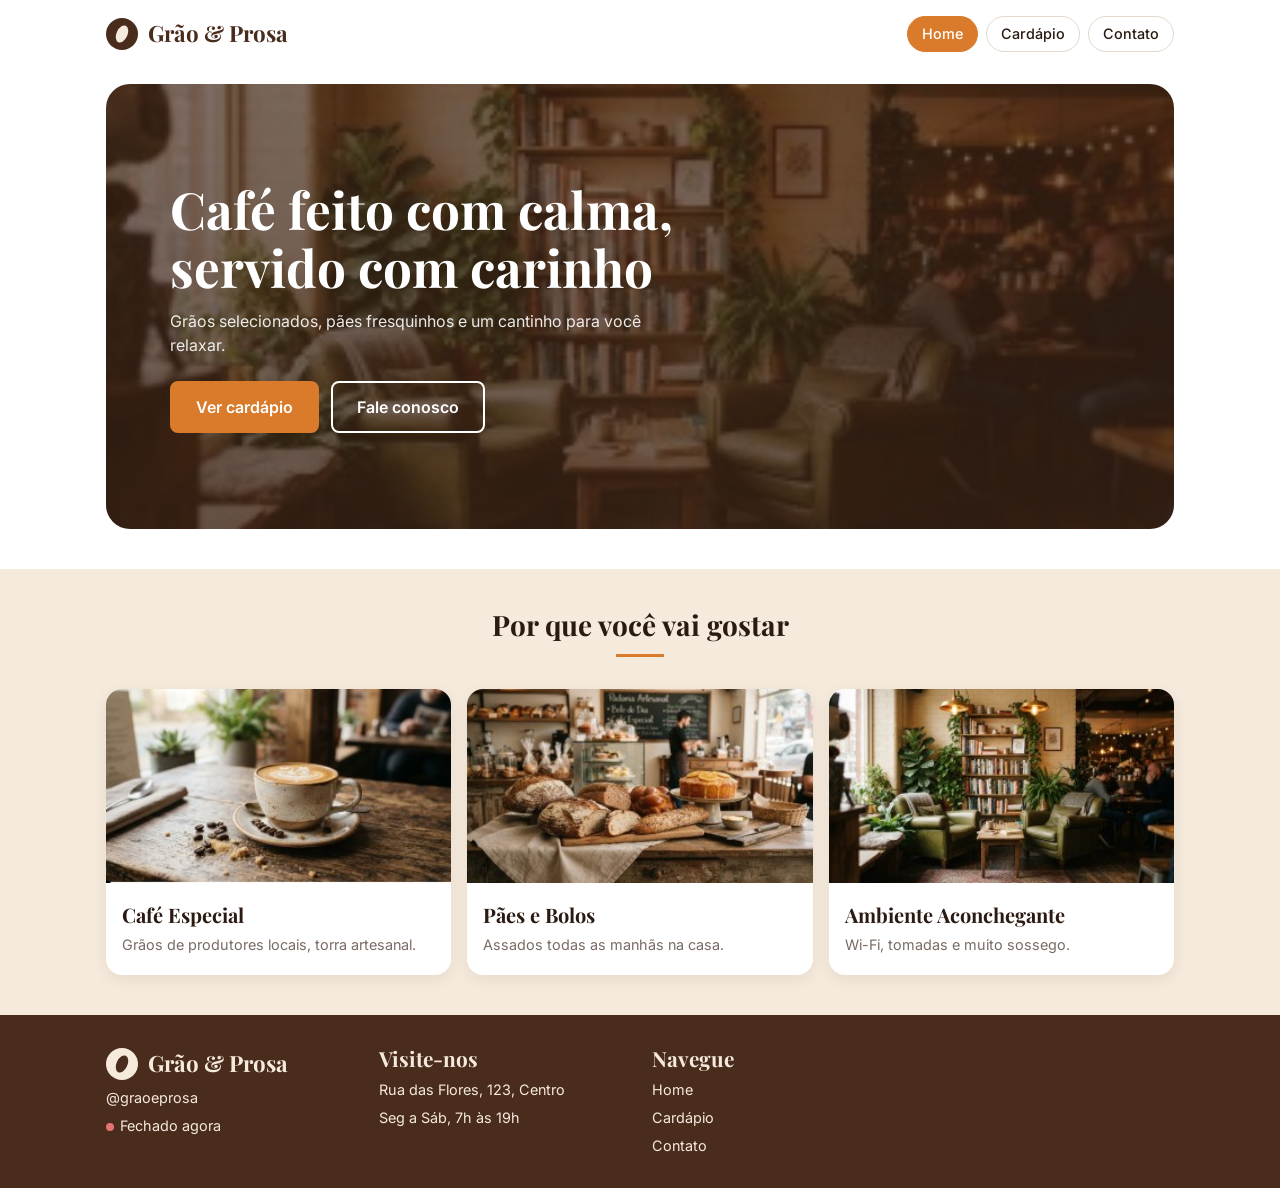
<file: index.html>
<!DOCTYPE html>
<html lang="pt-BR">
<head>
  <meta charset="UTF-8">
  <meta name="viewport" content="width=device-width, initial-scale=1.0">
  <title>Grão &amp; Prosa | Cafeteria</title>
  <meta name="description" content="Grão & Prosa: café especial, pães fresquinhos e um cantinho para você relaxar.">
  <link rel="icon" href="img/logo.svg" type="image/svg+xml">
  <!-- Fontes do Figma: Playfair Display (títulos) e Inter (textos) -->
  <link rel="preconnect" href="https://fonts.googleapis.com">
  <link rel="preconnect" href="https://fonts.gstatic.com" crossorigin>
  <link href="https://fonts.googleapis.com/css2?family=Inter:wght@400;500;600&family=Playfair+Display:wght@600;700&display=swap" rel="stylesheet">
  <link rel="stylesheet" href="css/style.css">
</head>
<body>

  <!-- ===== CABEÇALHO ===== -->
  <header class="cabecalho">
    <div class="container cabecalho__topo">
      <a href="index.html" class="logo">
        <img src="img/logo.svg" alt="" width="32" height="32">
        <span>Grão &amp; Prosa</span>
      </a>
      <button class="menu-botao" id="menuBotao" aria-label="Abrir menu" aria-expanded="false" aria-controls="menu">
        <span></span><span></span><span></span>
      </button>
    </div>
    <nav class="container menu" id="menu" aria-label="Menu principal">
      <a href="index.html" class="menu__link ativo">Home</a>
      <a href="cardapio.html" class="menu__link">Cardápio</a>
      <a href="contato.html" class="menu__link">Contato</a>
    </nav>
  </header>

  <main>
    <!-- ===== DESTAQUE (HERO) ===== -->
    <section class="container">
      <div class="hero">
        <h1>Café feito com calma, servido com carinho</h1>
        <p>Grãos selecionados, pães fresquinhos e um cantinho para você relaxar.</p>
        <div class="hero__botoes">
          <a href="cardapio.html" class="botao">Ver cardápio</a>
          <a href="contato.html" class="botao botao--contorno">Fale conosco</a>
        </div>
      </div>
    </section>

    <!-- ===== DIFERENCIAIS ===== -->
    <section class="faixa-bege secao">
      <div class="container">
        <h2 class="titulo-secao">Por que você vai gostar</h2>
        <div class="grade">
          <article class="card">
            <img src="img/cafe-especial.jpg" alt="Xícara de cappuccino com arte no leite sobre mesa de madeira">
            <div class="card__corpo">
              <h3>Café Especial</h3>
              <p>Grãos de produtores locais, torra artesanal.</p>
            </div>
          </article>
          <article class="card">
            <img src="img/paes-bolos.jpg" alt="Balcão de padaria com pães e bolos caseiros">
            <div class="card__corpo">
              <h3>Pães e Bolos</h3>
              <p>Assados todas as manhãs na casa.</p>
            </div>
          </article>
          <article class="card">
            <img src="img/ambiente.jpg" alt="Salão da cafeteria com poltronas, plantas e estante de livros">
            <div class="card__corpo">
              <h3>Ambiente Aconchegante</h3>
              <p>Wi-Fi, tomadas e muito sossego.</p>
            </div>
          </article>
        </div>
      </div>
    </section>
  </main>

  <!-- ===== RODAPÉ ===== -->
  <footer class="rodape">
    <div class="container rodape__grade">
      <div>
        <a href="index.html" class="logo logo--claro">
          <img src="img/logo-claro.svg" alt="" width="32" height="32">
          <span>Grão &amp; Prosa</span>
        </a>
        <p>@graoeprosa</p>
        <p class="status" id="status">Verificando horário...</p>
      </div>
      <div>
        <h2>Visite-nos</h2>
        <address>
          <p>Rua das Flores, 123, Centro</p>
          <p>Seg a Sáb, 7h às 19h</p>
        </address>
      </div>
      <div>
        <h2>Navegue</h2>
        <ul>
          <li><a href="index.html">Home</a></li>
          <li><a href="cardapio.html">Cardápio</a></li>
          <li><a href="contato.html">Contato</a></li>
        </ul>
      </div>
    </div>
  </footer>

  <script src="js/script.js"></script>
</body>
</html>
</file>
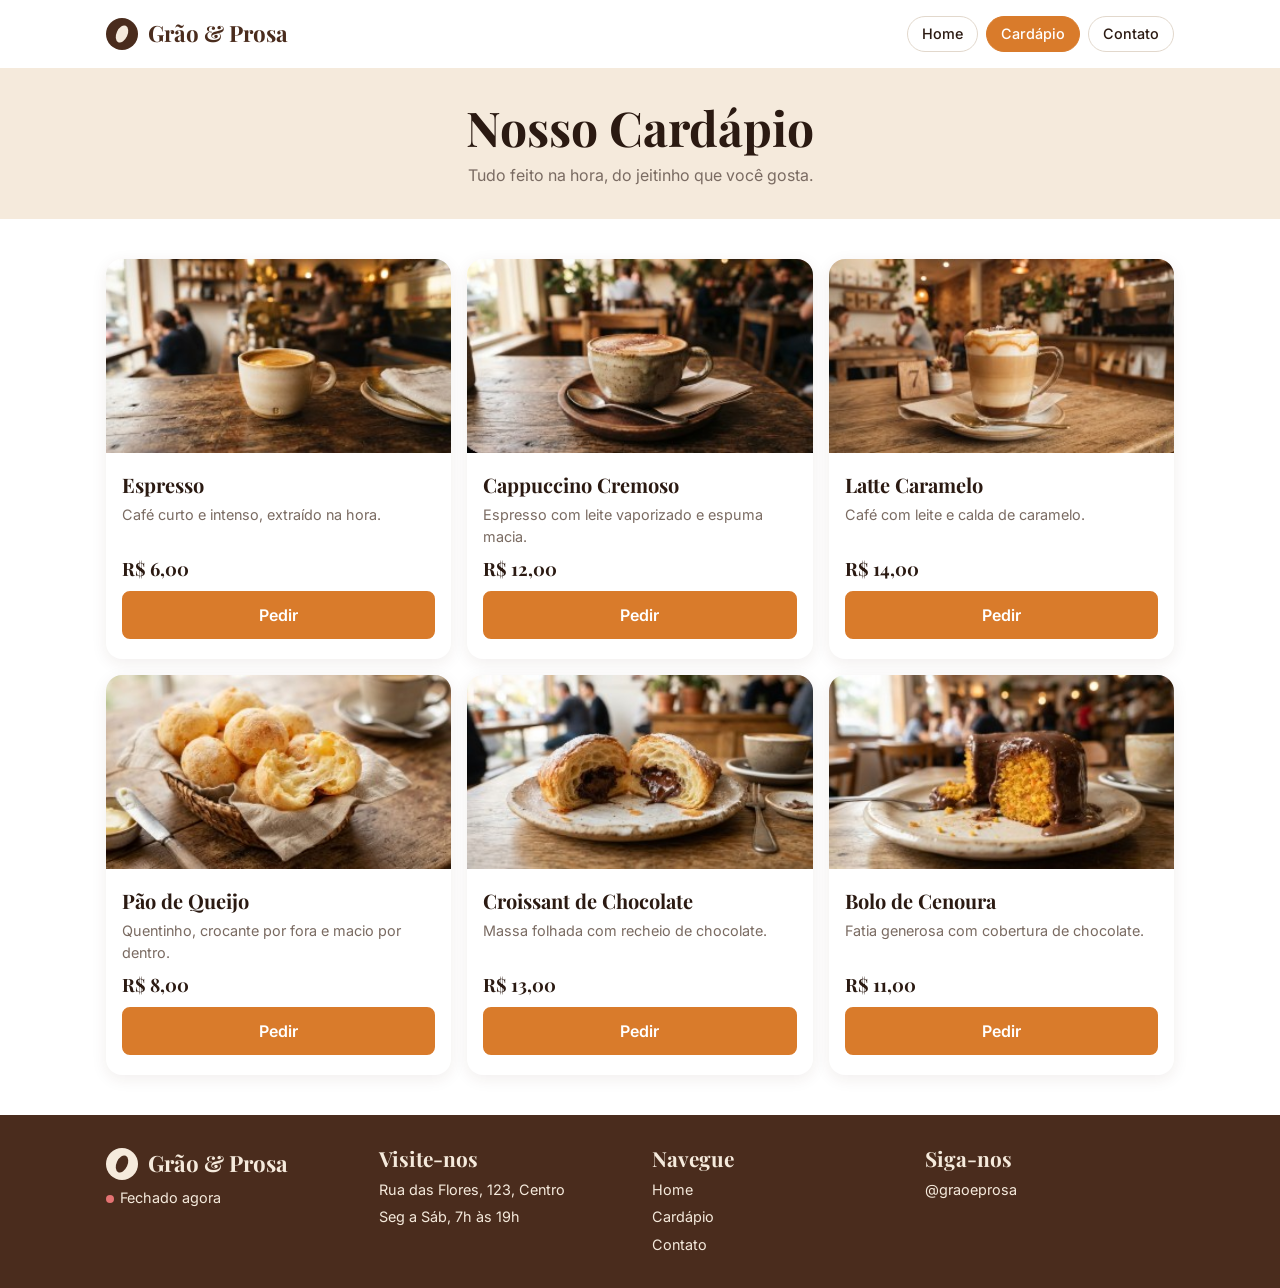
<file: cardapio.html>
<!DOCTYPE html>
<html lang="pt-BR">
<head>
  <meta charset="UTF-8">
  <meta name="viewport" content="width=device-width, initial-scale=1.0">
  <title>Cardápio | Grão &amp; Prosa</title>
  <meta name="description" content="Cardápio da Grão & Prosa: cafés, pães e bolos feitos na hora.">
  <link rel="icon" href="img/logo.svg" type="image/svg+xml">
  <link rel="preconnect" href="https://fonts.googleapis.com">
  <link rel="preconnect" href="https://fonts.gstatic.com" crossorigin>
  <link href="https://fonts.googleapis.com/css2?family=Inter:wght@400;500;600&family=Playfair+Display:wght@600;700&display=swap" rel="stylesheet">
  <link rel="stylesheet" href="css/style.css">
</head>
<body>

  <header class="cabecalho">
    <div class="container cabecalho__topo">
      <a href="index.html" class="logo">
        <img src="img/logo.svg" alt="" width="32" height="32">
        <span>Grão &amp; Prosa</span>
      </a>
      <button class="menu-botao" id="menuBotao" aria-label="Abrir menu" aria-expanded="false" aria-controls="menu">
        <span></span><span></span><span></span>
      </button>
    </div>
    <nav class="container menu" id="menu" aria-label="Menu principal">
      <a href="index.html" class="menu__link">Home</a>
      <a href="cardapio.html" class="menu__link ativo">Cardápio</a>
      <a href="contato.html" class="menu__link">Contato</a>
    </nav>
  </header>

  <main>
    <section class="faixa-titulo">
      <h1>Nosso Cardápio</h1>
      <p>Tudo feito na hora, do jeitinho que você gosta.</p>
    </section>

    <section class="secao" aria-label="Produtos">
      <div class="container grade">
        <!-- Cada produto guarda nome e preço em atributos data-* para o JavaScript ler -->
        <article class="card produto" data-nome="Espresso" data-preco="6">
          <img src="img/espresso.jpg" alt="Xícara de espresso sobre balcão de madeira">
          <div class="card__corpo">
            <h3>Espresso</h3>
            <p>Café curto e intenso, extraído na hora.</p>
            <p class="preco">R$ 6,00</p>
            <button class="botao botao--largo botao-pedir">Pedir</button>
          </div>
        </article>

        <article class="card produto" data-nome="Cappuccino Cremoso" data-preco="12">
          <img src="img/cappuccino.jpg" alt="Cappuccino com espuma e canela em xícara de cerâmica">
          <div class="card__corpo">
            <h3>Cappuccino Cremoso</h3>
            <p>Espresso com leite vaporizado e espuma macia.</p>
            <p class="preco">R$ 12,00</p>
            <button class="botao botao--largo botao-pedir">Pedir</button>
          </div>
        </article>

        <article class="card produto" data-nome="Latte Caramelo" data-preco="14">
          <img src="img/latte.jpg" alt="Latte com calda de caramelo em copo de vidro">
          <div class="card__corpo">
            <h3>Latte Caramelo</h3>
            <p>Café com leite e calda de caramelo.</p>
            <p class="preco">R$ 14,00</p>
            <button class="botao botao--largo botao-pedir">Pedir</button>
          </div>
        </article>

        <article class="card produto" data-nome="Pão de Queijo" data-preco="8">
          <img src="img/pao-de-queijo.jpg" alt="Cesta com pães de queijo quentinhos">
          <div class="card__corpo">
            <h3>Pão de Queijo</h3>
            <p>Quentinho, crocante por fora e macio por dentro.</p>
            <p class="preco">R$ 8,00</p>
            <button class="botao botao--largo botao-pedir">Pedir</button>
          </div>
        </article>

        <article class="card produto" data-nome="Croissant de Chocolate" data-preco="13">
          <img src="img/croissant.jpg" alt="Croissant cortado ao meio com recheio de chocolate">
          <div class="card__corpo">
            <h3>Croissant de Chocolate</h3>
            <p>Massa folhada com recheio de chocolate.</p>
            <p class="preco">R$ 13,00</p>
            <button class="botao botao--largo botao-pedir">Pedir</button>
          </div>
        </article>

        <article class="card produto" data-nome="Bolo de Cenoura" data-preco="11">
          <img src="img/bolo-cenoura.jpg" alt="Fatia de bolo de cenoura com cobertura de chocolate">
          <div class="card__corpo">
            <h3>Bolo de Cenoura</h3>
            <p>Fatia generosa com cobertura de chocolate.</p>
            <p class="preco">R$ 11,00</p>
            <button class="botao botao--largo botao-pedir">Pedir</button>
          </div>
        </article>
      </div>
    </section>

    <!-- Resumo do pedido: começa escondido e o JavaScript mostra quando o cliente pede algo -->
    <aside class="pedido" id="pedido" hidden aria-live="polite">
      <div>
        <strong>Seu pedido</strong>
        <p id="pedidoResumo">0 itens</p>
      </div>
      <div class="pedido__acoes">
        <span class="pedido__total" id="pedidoTotal">R$ 0,00</span>
        <button class="pedido__limpar" id="pedidoLimpar">Limpar</button>
      </div>
    </aside>
  </main>

  <footer class="rodape">
    <div class="container rodape__grade">
      <div>
        <a href="index.html" class="logo logo--claro">
          <img src="img/logo-claro.svg" alt="" width="32" height="32">
          <span>Grão &amp; Prosa</span>
        </a>
        <p class="status" id="status">Verificando horário...</p>
      </div>
      <div>
        <h2>Visite-nos</h2>
        <address>
          <p>Rua das Flores, 123, Centro</p>
          <p>Seg a Sáb, 7h às 19h</p>
        </address>
      </div>
      <div>
        <h2>Navegue</h2>
        <ul>
          <li><a href="index.html">Home</a></li>
          <li><a href="cardapio.html">Cardápio</a></li>
          <li><a href="contato.html">Contato</a></li>
        </ul>
      </div>
      <div>
        <h2>Siga-nos</h2>
        <p>@graoeprosa</p>
      </div>
    </div>
  </footer>

  <!-- Mensagem rápida ("toast") que aparece ao clicar em Pedir ou enviar o formulário -->
  <div class="aviso" id="aviso" role="status"></div>

  <script src="js/script.js"></script>
</body>
</html>
</file>
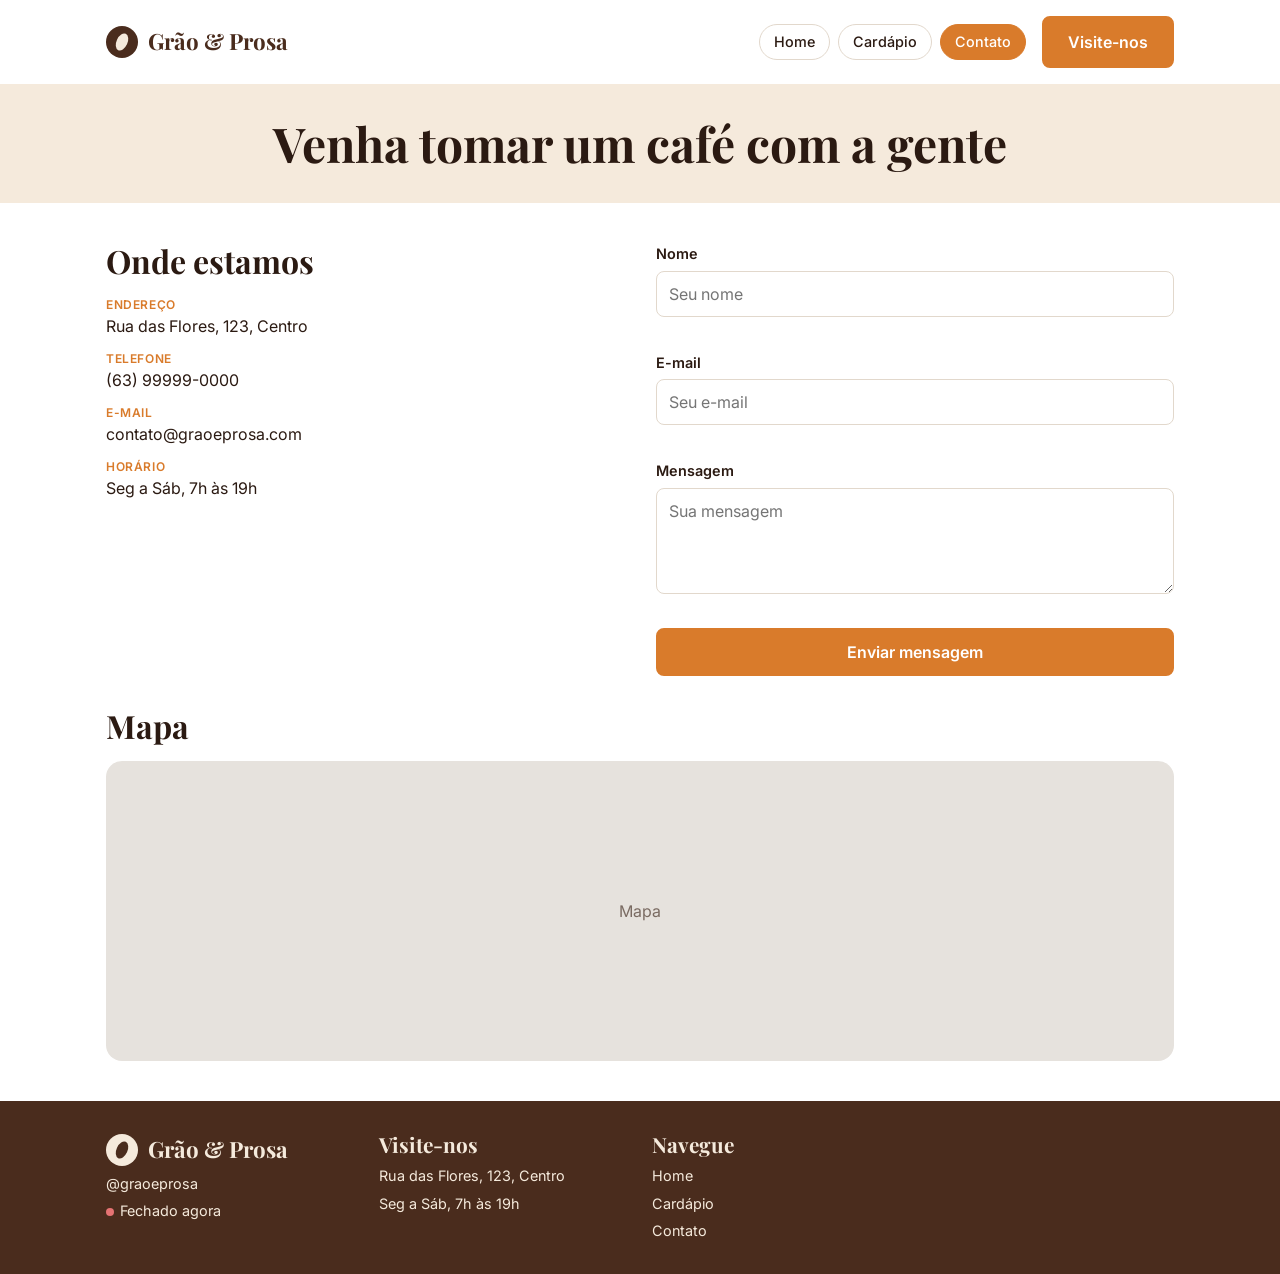
<file: contato.html>
<!DOCTYPE html>
<html lang="pt-BR">
<head>
  <meta charset="UTF-8">
  <meta name="viewport" content="width=device-width, initial-scale=1.0">
  <title>Contato | Grão &amp; Prosa</title>
  <meta name="description" content="Fale com a Grão & Prosa: endereço, telefone, horário e formulário de contato.">
  <link rel="icon" href="img/logo.svg" type="image/svg+xml">
  <link rel="preconnect" href="https://fonts.googleapis.com">
  <link rel="preconnect" href="https://fonts.gstatic.com" crossorigin>
  <link href="https://fonts.googleapis.com/css2?family=Inter:wght@400;500;600&family=Playfair+Display:wght@600;700&display=swap" rel="stylesheet">
  <link rel="stylesheet" href="css/style.css">
</head>
<body>

  <header class="cabecalho">
    <div class="container cabecalho__topo">
      <a href="index.html" class="logo">
        <img src="img/logo.svg" alt="" width="32" height="32">
        <span>Grão &amp; Prosa</span>
      </a>
      <button class="menu-botao" id="menuBotao" aria-label="Abrir menu" aria-expanded="false" aria-controls="menu">
        <span></span><span></span><span></span>
      </button>
    </div>
    <nav class="container menu" id="menu" aria-label="Menu principal">
      <a href="index.html" class="menu__link">Home</a>
      <a href="cardapio.html" class="menu__link">Cardápio</a>
      <a href="contato.html" class="menu__link ativo">Contato</a>
    </nav>
    <div class="container">
      <a href="#onde-estamos" class="botao botao--largo">Visite-nos</a>
    </div>
  </header>

  <main>
    <section class="faixa-titulo">
      <h1>Venha tomar um café com a gente</h1>
    </section>

    <div class="container contato secao">
      <!-- Informações de contato -->
      <section id="onde-estamos">
        <h2 class="titulo-pagina">Onde estamos</h2>
        <dl class="info">
          <dt>Endereço</dt>
          <dd>Rua das Flores, 123, Centro</dd>
          <dt>Telefone</dt>
          <dd><a href="tel:+5563999990000">(63) 99999-0000</a></dd>
          <dt>E-mail</dt>
          <dd><a href="mailto:contato@graoeprosa.com">contato@graoeprosa.com</a></dd>
          <dt>Horário</dt>
          <dd>Seg a Sáb, 7h às 19h</dd>
        </dl>
      </section>

      <!-- Formulário: "novalidate" desliga a validação do navegador para o nosso JavaScript validar -->
      <section>
        <h2 class="sr-only">Envie uma mensagem</h2>
        <form class="formulario" id="formContato" novalidate>
          <div class="campo">
            <label for="nome">Nome</label>
            <input type="text" id="nome" name="nome" placeholder="Seu nome">
            <small class="erro" id="erroNome"></small>
          </div>
          <div class="campo">
            <label for="email">E-mail</label>
            <input type="email" id="email" name="email" placeholder="Seu e-mail">
            <small class="erro" id="erroEmail"></small>
          </div>
          <div class="campo">
            <label for="mensagem">Mensagem</label>
            <textarea id="mensagem" name="mensagem" rows="4" placeholder="Sua mensagem"></textarea>
            <small class="erro" id="erroMensagem"></small>
          </div>
          <button type="submit" class="botao botao--largo">Enviar mensagem</button>
        </form>
      </section>

      <section class="mapa-secao">
        <h2 class="titulo-pagina">Mapa</h2>
        <div class="mapa">Mapa</div>
      </section>
    </div>
  </main>

  <footer class="rodape">
    <div class="container rodape__grade">
      <div>
        <a href="index.html" class="logo logo--claro">
          <img src="img/logo-claro.svg" alt="" width="32" height="32">
          <span>Grão &amp; Prosa</span>
        </a>
        <p>@graoeprosa</p>
        <p class="status" id="status">Verificando horário...</p>
      </div>
      <div>
        <h2>Visite-nos</h2>
        <address>
          <p>Rua das Flores, 123, Centro</p>
          <p>Seg a Sáb, 7h às 19h</p>
        </address>
      </div>
      <div>
        <h2>Navegue</h2>
        <ul>
          <li><a href="index.html">Home</a></li>
          <li><a href="cardapio.html">Cardápio</a></li>
          <li><a href="contato.html">Contato</a></li>
        </ul>
      </div>
    </div>
  </footer>

  <div class="aviso" id="aviso" role="status"></div>

  <script src="js/script.js"></script>
</body>
</html>
</file>
<file: css/style.css>
/* =========================================================
   Grão & Prosa - Folha de estilos
   Organização:
   1. Variáveis (cores e fontes do Figma)
   2. Reset e base
   3. Componentes reutilizáveis (container, botões, cards)
   4. Cabeçalho e menu
   5. Seções de cada página
   6. Rodapé
   7. Pedido e aviso (usados pelo JavaScript)
   8. Responsividade (tablet e computador)
   ========================================================= */

/* ---------- 1. Variáveis ---------- */
:root {
  --laranja: #d97b2b;
  --laranja-escuro: #b8641f;
  --marrom: #4a2c1d;
  --texto: #2b1a12;
  --texto-suave: #7a6b62;
  --bege: #f5eadc;
  --cinza-mapa: #e6e2dd;
  --borda: #e2d8cc;
  --branco: #ffffff;
  --erro: #c0392b;

  --fonte-titulo: "Playfair Display", Georgia, serif;
  --fonte-texto: "Inter", Arial, sans-serif;

  --raio: 16px;
  --sombra: 0 4px 16px rgba(74, 44, 29, 0.08);
}

/* ---------- 2. Reset e base ---------- */
*,
*::before,
*::after {
  box-sizing: border-box;
  margin: 0;
  padding: 0;
}

html {
  scroll-behavior: smooth;
}

body {
  font-family: var(--fonte-texto);
  color: var(--texto);
  background: var(--branco);
  line-height: 1.5;
}

img {
  display: block;
  max-width: 100%;
}

a {
  color: inherit;
}

h1,
h2,
h3 {
  font-family: var(--fonte-titulo);
  line-height: 1.15;
}

/* Esconde visualmente, mas leitores de tela ainda leem */
.sr-only {
  position: absolute;
  width: 1px;
  height: 1px;
  overflow: hidden;
  clip: rect(0 0 0 0);
  white-space: nowrap;
}

/* ---------- 3. Componentes ---------- */
.container {
  width: 100%;
  max-width: 1100px;
  margin: 0 auto;
  padding: 0 16px;
}

.secao {
  padding-top: 40px;
  padding-bottom: 40px;
}

.faixa-bege {
  background: var(--bege);
}

.titulo-secao {
  text-align: center;
  font-size: 1.75rem;
  margin-bottom: 32px;
}

/* Tracinho laranja embaixo do título, como no Figma */
.titulo-secao::after {
  content: "";
  display: block;
  width: 48px;
  height: 3px;
  background: var(--laranja);
  margin: 12px auto 0;
}

.titulo-pagina {
  font-size: 2rem;
  margin-bottom: 16px;
}

.botao {
  display: inline-block;
  padding: 12px 24px;
  border: 2px solid var(--laranja);
  border-radius: 8px;
  background: var(--laranja);
  color: var(--branco);
  font-family: var(--fonte-texto);
  font-size: 1rem;
  font-weight: 600;
  text-align: center;
  text-decoration: none;
  cursor: pointer;
  transition: background 0.2s, transform 0.1s;
}

.botao:hover {
  background: var(--laranja-escuro);
  border-color: var(--laranja-escuro);
}

.botao:active {
  transform: scale(0.98);
}

.botao--largo {
  display: block;
  width: 100%;
}

.botao--contorno {
  background: transparent;
  border-color: var(--branco);
}

.botao--contorno:hover {
  background: rgba(255, 255, 255, 0.15);
  border-color: var(--branco);
}

/* Grade de cards: 1 coluna no celular (muda no fim do arquivo) */
.grade {
  display: grid;
  gap: 16px;
}

.card {
  background: var(--branco);
  border-radius: var(--raio);
  box-shadow: var(--sombra);
  overflow: hidden;
  display: flex;
  flex-direction: column;
}

.card img {
  width: 100%;
  aspect-ratio: 16 / 9;
  object-fit: cover;
  background: var(--bege); /* aparece enquanto a imagem carrega */
}

.card__corpo {
  padding: 20px 16px;
  display: flex;
  flex-direction: column;
  gap: 8px;
  flex: 1;
}

.card h3 {
  font-size: 1.25rem;
}

.card p {
  color: var(--texto-suave);
  font-size: 0.9rem;
}

.card .preco {
  font-family: var(--fonte-titulo);
  font-size: 1.15rem;
  font-weight: 700;
  color: var(--texto);
  margin-top: auto; /* empurra preço e botão para baixo, alinhando os cards */
}

/* ---------- 4. Cabeçalho e menu ---------- */
.cabecalho {
  background: var(--branco);
  padding: 12px 0;
  display: flex;
  flex-direction: column;
  gap: 12px;
}

.cabecalho__topo {
  display: flex;
  align-items: center;
  justify-content: space-between;
}

.logo {
  display: flex;
  align-items: center;
  gap: 10px;
  font-family: var(--fonte-titulo);
  font-size: 1.4rem;
  font-weight: 700;
  text-decoration: none;
  color: var(--marrom);
}

.logo--claro {
  color: var(--bege);
}

/* Botão de 3 linhas (hambúrguer) */
.menu-botao {
  width: 40px;
  height: 40px;
  border: 1px solid var(--borda);
  border-radius: 10px;
  background: var(--branco);
  display: flex;
  flex-direction: column;
  justify-content: center;
  align-items: center;
  gap: 4px;
  cursor: pointer;
}

.menu-botao span {
  width: 16px;
  height: 2px;
  background: var(--texto);
  transition: transform 0.2s, opacity 0.2s;
}

/* Quando o menu está aberto, as 3 linhas viram um X */
.menu-botao[aria-expanded="true"] {
  background: var(--bege);
}

.menu-botao[aria-expanded="true"] span:nth-child(1) {
  transform: translateY(6px) rotate(45deg);
}

.menu-botao[aria-expanded="true"] span:nth-child(2) {
  opacity: 0;
}

.menu-botao[aria-expanded="true"] span:nth-child(3) {
  transform: translateY(-6px) rotate(-45deg);
}

/* No celular o menu começa fechado. O JavaScript adiciona a classe "aberto". */
.menu {
  display: none;
  gap: 8px;
}

.menu.aberto {
  display: flex;
}

.menu__link {
  padding: 6px 14px;
  border: 1px solid var(--borda);
  border-radius: 999px;
  font-size: 0.9rem;
  font-weight: 500;
  text-decoration: none;
  transition: background 0.2s;
}

.menu__link:hover {
  background: var(--bege);
}

.menu__link.ativo {
  background: var(--laranja);
  border-color: var(--laranja);
  color: var(--branco);
}

/* ---------- 5. Seções ---------- */

/* Home: destaque com foto de fundo e camada escura por cima */
.hero {
  margin: 16px 0 40px;
  padding: 48px 20px 24px;
  border-radius: 24px;
  color: var(--branco);
  background:
    linear-gradient(rgba(60, 35, 22, 0.65), rgba(60, 35, 22, 0.75)),
    url("../img/hero.jpg") center / cover,
    var(--marrom);
}

.hero h1 {
  font-size: 2.2rem;
  margin-bottom: 12px;
}

.hero p {
  margin-bottom: 24px;
  opacity: 0.9;
}

.hero__botoes {
  display: flex;
  flex-direction: column;
  gap: 12px;
}

/* Cardápio e Contato: faixa bege com o título da página */
.faixa-titulo {
  background: var(--bege);
  text-align: center;
  padding: 32px 16px;
}

.faixa-titulo h1 {
  font-size: 2.2rem;
}

.faixa-titulo p {
  color: var(--texto-suave);
  margin-top: 8px;
}

/* Contato */
.contato {
  display: grid;
  gap: 32px;
}

.info dt {
  color: var(--laranja);
  font-size: 0.75rem;
  font-weight: 600;
  letter-spacing: 0.05em;
  text-transform: uppercase;
  margin-top: 12px;
}

.info dd a {
  text-decoration: none;
}

.formulario {
  display: flex;
  flex-direction: column;
  gap: 16px;
}

.campo {
  display: flex;
  flex-direction: column;
  gap: 6px;
}

.campo label {
  font-size: 0.9rem;
  font-weight: 600;
}

.campo input,
.campo textarea {
  padding: 12px;
  border: 1px solid var(--borda);
  border-radius: 8px;
  font-family: var(--fonte-texto);
  font-size: 1rem;
  resize: vertical;
}

.campo input:focus,
.campo textarea:focus {
  outline: 2px solid var(--laranja);
  border-color: transparent;
}

/* Classe colocada pelo JavaScript quando o campo está errado */
.campo .invalido {
  border-color: var(--erro);
}

.erro {
  color: var(--erro);
  font-size: 0.8rem;
  min-height: 1em;
}

.mapa {
  height: 200px;
  border-radius: var(--raio);
  background: var(--cinza-mapa);
  color: var(--texto-suave);
  display: flex;
  align-items: center;
  justify-content: center;
}

/* ---------- 6. Rodapé ---------- */
.rodape {
  background: var(--marrom);
  color: var(--bege);
  padding: 32px 0;
}

.rodape__grade {
  display: grid;
  gap: 24px;
}

.rodape h2 {
  font-size: 1.3rem;
  margin-bottom: 8px;
}

.rodape p,
.rodape li {
  font-size: 0.9rem;
  margin-top: 6px;
}

.rodape address {
  font-style: normal;
}

.rodape ul {
  list-style: none;
}

.rodape a {
  text-decoration: none;
}

.rodape ul a:hover {
  text-decoration: underline;
}

/* Bolinha verde ou vermelha antes do texto "Aberto/Fechado" */
.status::before {
  content: "";
  display: inline-block;
  width: 8px;
  height: 8px;
  border-radius: 50%;
  margin-right: 6px;
  background: var(--texto-suave);
}

.status.aberto::before {
  background: #4caf50;
}

.status.fechado::before {
  background: #e57373;
}

/* ---------- 7. Pedido e aviso ---------- */
.pedido {
  position: sticky;
  bottom: 12px;
  margin: 0 16px 16px;
  padding: 12px 16px;
  border-radius: var(--raio);
  background: var(--marrom);
  color: var(--bege);
  box-shadow: var(--sombra);
  display: flex;
  justify-content: space-between;
  align-items: center;
  gap: 12px;
}

/* O atributo "hidden" precisa vencer o display:flex acima */
.pedido[hidden] {
  display: none;
}

.pedido p {
  font-size: 0.85rem;
  opacity: 0.85;
}

.pedido__acoes {
  display: flex;
  align-items: center;
  gap: 12px;
}

.pedido__total {
  font-family: var(--fonte-titulo);
  font-size: 1.2rem;
  font-weight: 700;
}

.pedido__limpar {
  background: transparent;
  border: 1px solid var(--bege);
  border-radius: 6px;
  color: var(--bege);
  padding: 4px 10px;
  cursor: pointer;
}

.aviso {
  position: fixed;
  top: 16px;
  left: 50%;
  transform: translate(-50%, -150%);
  background: var(--texto);
  color: var(--branco);
  padding: 12px 20px;
  border-radius: 8px;
  font-size: 0.9rem;
  z-index: 20;
  transition: transform 0.3s, opacity 0.3s;
  max-width: calc(100% - 32px);
  opacity: 0;
  pointer-events: none;
}

.aviso.visivel {
  transform: translate(-50%, 0);
  opacity: 1;
}

/* ---------- 8. Responsividade ---------- */

/* Tablet: 2 colunas */
@media (min-width: 600px) {
  .grade {
    grid-template-columns: repeat(2, 1fr);
  }

  .hero__botoes {
    flex-direction: row;
  }

  .rodape__grade {
    grid-template-columns: repeat(2, 1fr);
  }
}

/* Computador: 3 colunas, menu sempre visível e sem botão hambúrguer */
@media (min-width: 900px) {
  /* Cabeçalho em uma linha só: logo à esquerda, menu e botão à direita.
     O padding lateral calcula a sobra da tela para alinhar com o .container */
  .cabecalho {
    flex-direction: row;
    align-items: center;
    gap: 16px;
    padding: 16px max(16px, calc((100% - 1100px) / 2 + 16px));
  }

  .cabecalho > .container {
    width: auto;
    margin: 0;
    padding: 0;
  }

  .cabecalho__topo {
    flex: 1;
  }

  .menu-botao {
    display: none;
  }

  .menu {
    display: flex;
  }

  .grade {
    grid-template-columns: repeat(3, 1fr);
  }

  .hero {
    padding: 96px 64px;
  }

  .hero h1 {
    font-size: 3.2rem;
    max-width: 650px;
  }

  .hero p {
    max-width: 480px;
  }

  .faixa-titulo h1 {
    font-size: 3rem;
  }

  .contato {
    grid-template-columns: 1fr 1fr;
  }

  .mapa-secao {
    grid-column: 1 / -1;
  }

  .mapa {
    height: 300px;
  }

  .rodape__grade {
    grid-template-columns: repeat(4, 1fr);
  }

  .pedido {
    max-width: 500px;
    margin-left: auto;
  }
}
</file>
